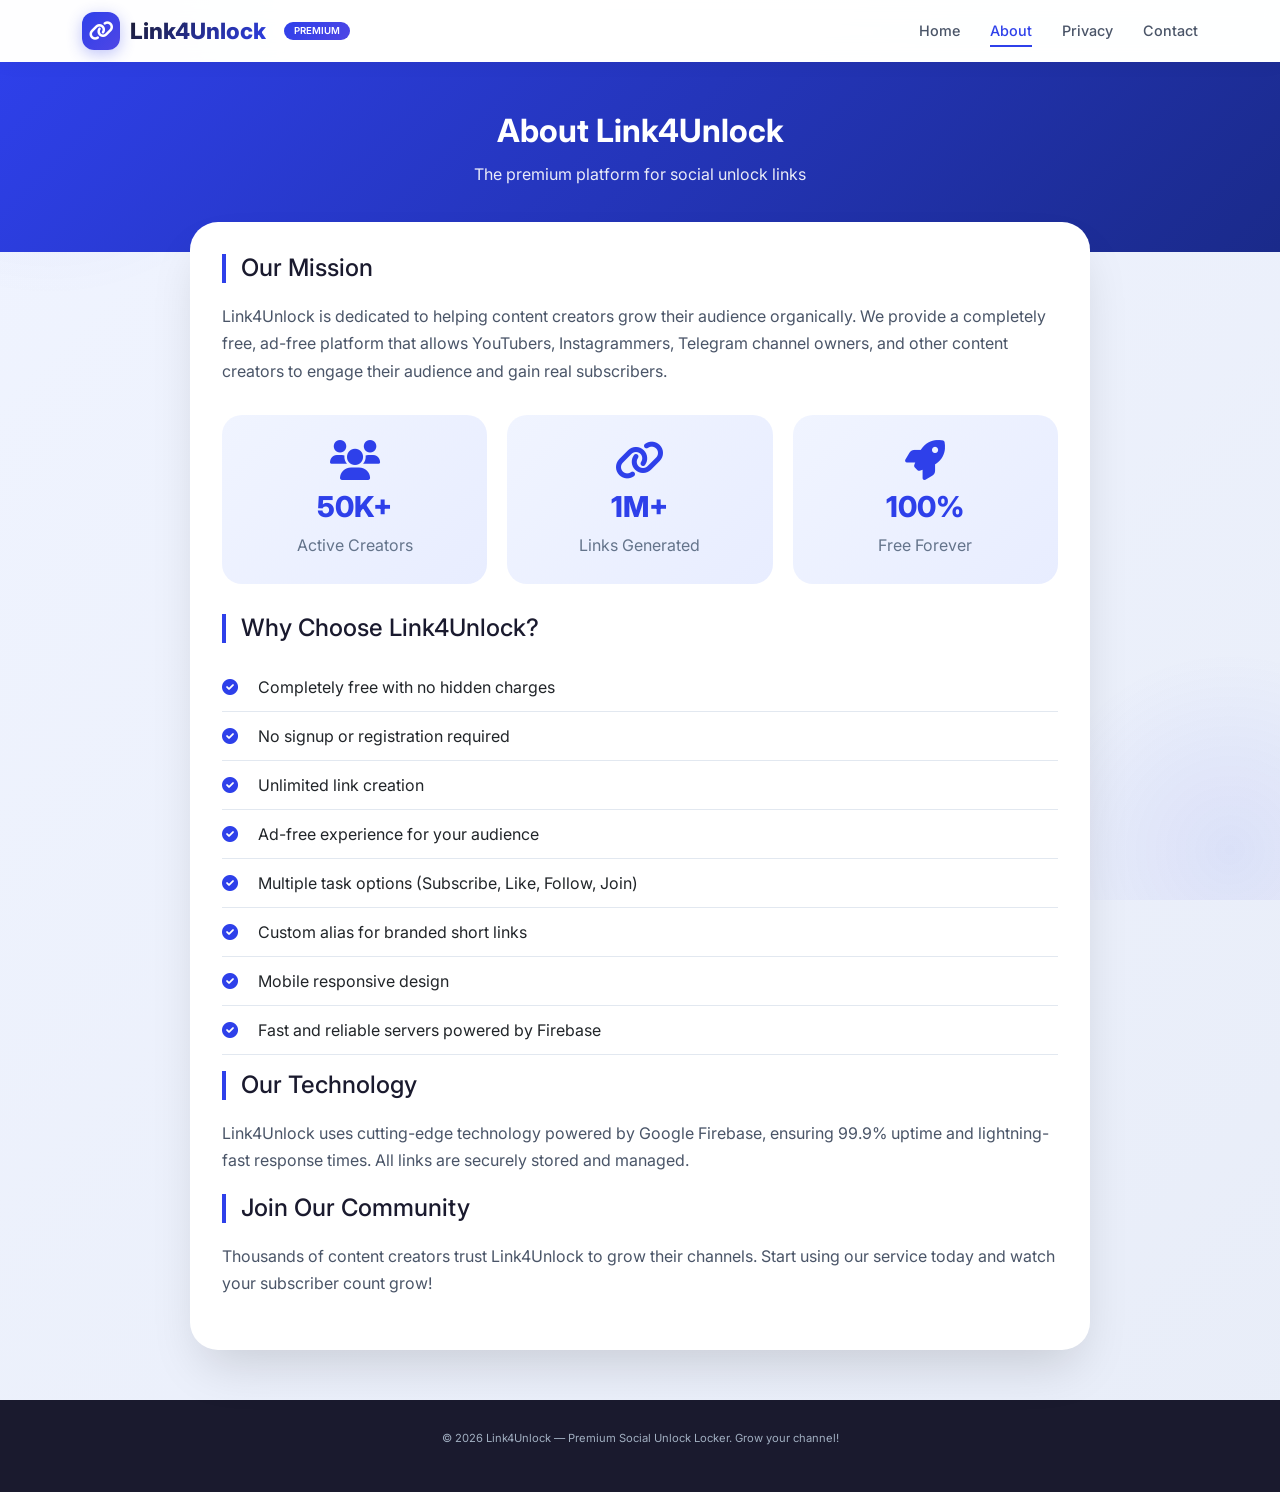
<file: about.html>
<!DOCTYPE html>
<html lang="en">
<head>
    <meta charset="UTF-8">
    <meta name="viewport" content="width=device-width, initial-scale=1.0, maximum-scale=1.0, user-scalable=0">
    <title>About Us | Link4Unlock - Premium Link Locker</title>
    <meta name="description" content="Learn about Link4Unlock - the premium social unlock platform. Grow your subscribers easily.">
    <meta name="keywords" content="about link4unlock, social unlock, subscribe to unlock">
    
    <link rel="icon" type="image/svg+xml" href="data:image/svg+xml,<svg xmlns='http://www.w3.org/2000/svg' viewBox='0 0 100 100'><rect width='100' height='100' rx='20' fill='%232e40ea'/><text x='50' y='72' font-size='55' text-anchor='middle' fill='white' font-weight='bold'>L</text></svg>">
    
    <link href="https://cdn.jsdelivr.net/npm/bootstrap@5.2.3/dist/css/bootstrap.min.css" rel="stylesheet">
    <link rel="stylesheet" href="https://cdnjs.cloudflare.com/ajax/libs/font-awesome/6.0.0-beta3/css/all.min.css">
    <link href="https://fonts.googleapis.com/css2?family=Inter:wght@300;400;500;600;700;800&display=swap" rel="stylesheet">
    
    <style>
        * { margin: 0; padding: 0; box-sizing: border-box; }
        body {
            font-family: 'Inter', sans-serif;
            background: linear-gradient(135deg, #f0f4ff 0%, #e8edf8 100%);
            min-height: 100vh;
        }
        
        /* Animated Background */
        .bg-animation {
            position: fixed;
            top: 0;
            left: 0;
            width: 100%;
            height: 100%;
            z-index: -1;
            overflow: hidden;
        }
        
        .bg-animation .circle {
            position: absolute;
            background: radial-gradient(circle, rgba(46,64,234,0.08) 0%, rgba(46,64,234,0) 70%);
            border-radius: 50%;
            animation: float 20s infinite ease-in-out;
        }
        
        .circle-1 { width: 500px; height: 500px; top: -200px; left: -200px; animation-delay: 0s; }
        .circle-2 { width: 400px; height: 400px; bottom: -150px; right: -150px; animation-delay: 5s; }
        .circle-3 { width: 300px; height: 300px; top: 50%; left: 50%; animation-delay: 10s; }
        
        @keyframes float {
            0%, 100% { transform: translate(0, 0) scale(1); }
            33% { transform: translate(30px, -30px) scale(1.05); }
            66% { transform: translate(-20px, 20px) scale(0.95); }
        }
        
        /* Header */
        .header {
            background: rgba(255,255,255,0.95);
            backdrop-filter: blur(10px);
            padding: 12px 0;
            box-shadow: 0 1px 20px rgba(0,0,0,0.05);
            position: sticky;
            top: 0;
            z-index: 1000;
        }
        
        .logo {
            display: flex;
            align-items: center;
            gap: 10px;
        }
        
        .logo-icon {
            width: 38px;
            height: 38px;
            background: linear-gradient(135deg, #2e40ea, #4f46e5);
            border-radius: 12px;
            display: flex;
            align-items: center;
            justify-content: center;
            box-shadow: 0 4px 15px rgba(46,64,234,0.3);
            animation: pulseGlow 2s infinite;
        }
        
        @keyframes pulseGlow {
            0%, 100% { box-shadow: 0 4px 15px rgba(46,64,234,0.3); }
            50% { box-shadow: 0 4px 25px rgba(46,64,234,0.6); }
        }
        
        .logo-icon i { font-size: 20px; color: white; }
        .logo-text { font-size: 1.4rem; font-weight: 800; background: linear-gradient(135deg, #1a1a2e, #2e40ea); -webkit-background-clip: text; background-clip: text; color: transparent; }
        .logo-badge { background: linear-gradient(135deg, #2e40ea, #4f46e5); color: white; padding: 2px 10px; border-radius: 20px; font-size: 0.6rem; font-weight: 600; margin-left: 8px; }
        
        /* Navbar */
        .nav-toggle {
            display: none;
            flex-direction: column;
            cursor: pointer;
            gap: 5px;
        }
        
        .nav-toggle span {
            width: 25px;
            height: 3px;
            background: #2e40ea;
            border-radius: 3px;
            transition: all 0.3s;
        }
        
        .navbar-links {
            display: flex;
            gap: 30px;
        }
        
        .navbar-links a {
            color: #4a5568;
            text-decoration: none;
            font-size: 0.9rem;
            font-weight: 500;
            transition: all 0.2s;
            position: relative;
        }
        
        .navbar-links a:hover, .navbar-links a.active {
            color: #2e40ea;
        }
        
        .navbar-links a::after {
            content: '';
            position: absolute;
            bottom: -5px;
            left: 0;
            width: 0%;
            height: 2px;
            background: #2e40ea;
            transition: width 0.3s;
        }
        
        .navbar-links a:hover::after, .navbar-links a.active::after {
            width: 100%;
        }
        
        @media (max-width: 768px) {
            .nav-toggle { display: flex; }
            .navbar-links {
                position: fixed;
                top: 70px;
                left: -100%;
                width: 80%;
                height: calc(100vh - 70px);
                background: white;
                flex-direction: column;
                padding: 30px;
                gap: 20px;
                box-shadow: 2px 0 20px rgba(0,0,0,0.1);
                transition: left 0.3s;
                z-index: 999;
            }
            .navbar-links.active {
                left: 0;
            }
            .logo-text { font-size: 1.1rem; }
            .logo-icon { width: 30px; height: 30px; }
        }
        
        /* Hero */
        .hero {
            background: linear-gradient(135deg, #2e40ea 0%, #1a2a8a 100%);
            padding: 50px 0;
            text-align: center;
            color: white;
            position: relative;
            overflow: hidden;
        }
        
        .hero h1 { font-size: 2rem; font-weight: 700; margin-bottom: 12px; position: relative; z-index: 1; }
        .hero p { font-size: 1rem; opacity: 0.9; position: relative; z-index: 1; }
        
        /* Content Card */
        .content-card {
            max-width: 900px;
            margin: -30px auto 50px;
            background: white;
            border-radius: 28px;
            padding: 2rem;
            box-shadow: 0 25px 50px -12px rgba(0,0,0,0.15);
            position: relative;
            z-index: 10;
        }
        
        .content-card h2 {
            color: #1a1a2e;
            font-size: 1.5rem;
            margin-bottom: 20px;
            border-left: 4px solid #2e40ea;
            padding-left: 15px;
        }
        
        .content-card p {
            color: #4a5568;
            line-height: 1.7;
            margin-bottom: 20px;
        }
        
        .stats-grid {
            display: grid;
            grid-template-columns: repeat(auto-fit, minmax(200px, 1fr));
            gap: 20px;
            margin: 30px 0;
        }
        
        .stat-card {
            text-align: center;
            padding: 25px;
            background: linear-gradient(135deg, #f0f4ff, #e8edff);
            border-radius: 20px;
            transition: transform 0.3s;
        }
        
        .stat-card:hover { transform: translateY(-5px); }
        .stat-card i { font-size: 40px; color: #2e40ea; margin-bottom: 10px; }
        .stat-card h3 { font-size: 1.8rem; font-weight: 800; color: #2e40ea; }
        .stat-card p { margin: 0; color: #64748b; }
        
        .feature-list {
            list-style: none;
            padding: 0;
        }
        .feature-list li {
            padding: 12px 0;
            border-bottom: 1px solid #e2e8f0;
            display: flex;
            align-items: center;
            gap: 12px;
        }
        .feature-list li i { color: #2e40ea; width: 24px; }
        
        .footer {
            background: #1a1a2e;
            color: #a0aec0;
            padding: 30px 0;
            text-align: center;
            font-size: 0.7rem;
        }
    </style>
</head>
<body>

    <div class="bg-animation">
        <div class="circle circle-1"></div>
        <div class="circle circle-2"></div>
        <div class="circle circle-3"></div>
    </div>

    <header class="header">
        <div class="container">
            <div class="d-flex justify-content-between align-items-center">
                <div class="logo">
                    <div class="logo-icon"><i class="fas fa-link"></i></div>
                    <span class="logo-text">Link4Unlock</span>
                    <span class="logo-badge">PREMIUM</span>
                </div>
                <div class="nav-toggle" id="navToggle">
                    <span></span><span></span><span></span>
                </div>
                <div class="navbar-links" id="navbarLinks">
                    <a href="index.html">Home</a>
                    <a href="about.html" class="active">About</a>
                    <a href="privacy.html">Privacy</a>
                    <a href="contact.html">Contact</a>
                </div>
            </div>
        </div>
    </header>

    <section class="hero">
        <div class="container">
            <h1>About Link4Unlock</h1>
            <p>The premium platform for social unlock links</p>
        </div>
    </section>

    <div class="container">
        <div class="content-card">
            <h2>Our Mission</h2>
            <p>Link4Unlock is dedicated to helping content creators grow their audience organically. We provide a completely free, ad-free platform that allows YouTubers, Instagrammers, Telegram channel owners, and other content creators to engage their audience and gain real subscribers.</p>
            
            <div class="stats-grid">
                <div class="stat-card">
                    <i class="fas fa-users"></i>
                    <h3>50K+</h3>
                    <p>Active Creators</p>
                </div>
                <div class="stat-card">
                    <i class="fas fa-link"></i>
                    <h3>1M+</h3>
                    <p>Links Generated</p>
                </div>
                <div class="stat-card">
                    <i class="fas fa-rocket"></i>
                    <h3>100%</h3>
                    <p>Free Forever</p>
                </div>
            </div>
            
            <h2>Why Choose Link4Unlock?</h2>
            <ul class="feature-list">
                <li><i class="fas fa-check-circle"></i> Completely free with no hidden charges</li>
                <li><i class="fas fa-check-circle"></i> No signup or registration required</li>
                <li><i class="fas fa-check-circle"></i> Unlimited link creation</li>
                <li><i class="fas fa-check-circle"></i> Ad-free experience for your audience</li>
                <li><i class="fas fa-check-circle"></i> Multiple task options (Subscribe, Like, Follow, Join)</li>
                <li><i class="fas fa-check-circle"></i> Custom alias for branded short links</li>
                <li><i class="fas fa-check-circle"></i> Mobile responsive design</li>
                <li><i class="fas fa-check-circle"></i> Fast and reliable servers powered by Firebase</li>
            </ul>
            
            <h2>Our Technology</h2>
            <p>Link4Unlock uses cutting-edge technology powered by Google Firebase, ensuring 99.9% uptime and lightning-fast response times. All links are securely stored and managed.</p>
            
            <h2>Join Our Community</h2>
            <p>Thousands of content creators trust Link4Unlock to grow their channels. Start using our service today and watch your subscriber count grow!</p>
        </div>
    </div>

    <footer class="footer">
        <div class="container">
            <p>© 2026 Link4Unlock — Premium Social Unlock Locker. Grow your channel!</p>
        </div>
    </footer>

    <script>
        const navToggle = document.getElementById('navToggle');
        const navbarLinks = document.getElementById('navbarLinks');
        navToggle.addEventListener('click', () => {
            navbarLinks.classList.toggle('active');
        });
    </script>
</body>
</html>
</file>
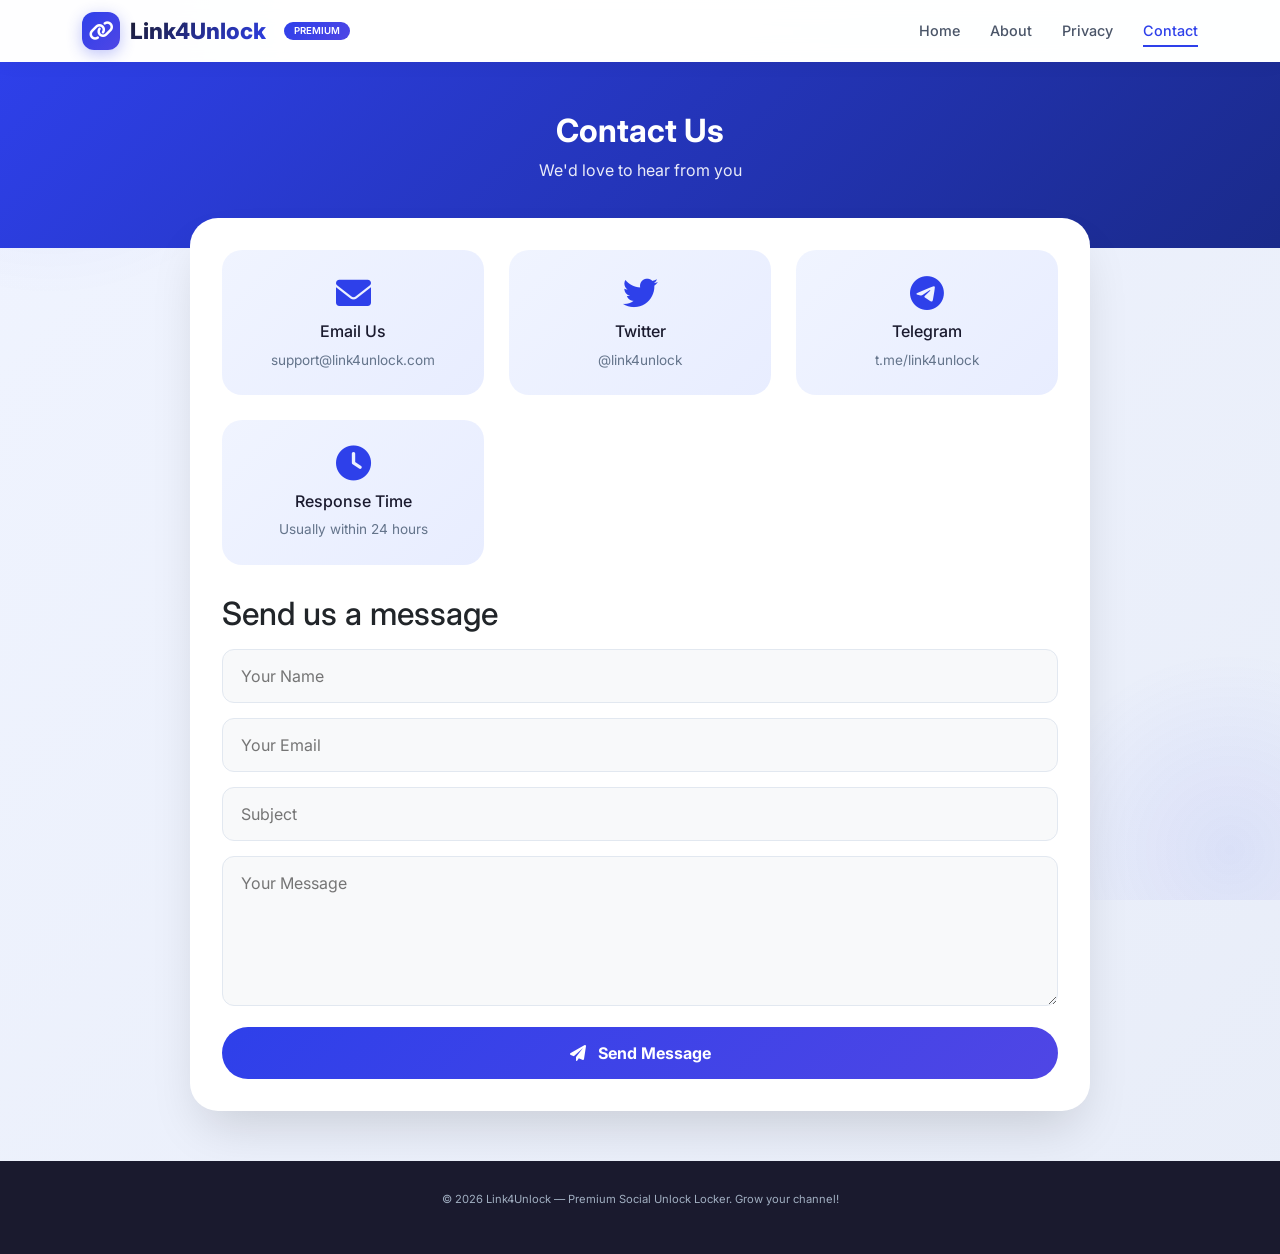
<file: contact.html>
<!DOCTYPE html>
<html lang="en">
<head>
    <meta charset="UTF-8">
    <meta name="viewport" content="width=device-width, initial-scale=1.0, maximum-scale=1.0, user-scalable=0">
    <title>Contact Us | Link4Unlock</title>
    <meta name="description" content="Contact Link4Unlock support. Get help with your social unlock links.">
    
    <link rel="icon" type="image/svg+xml" href="data:image/svg+xml,<svg xmlns='http://www.w3.org/2000/svg' viewBox='0 0 100 100'><rect width='100' height='100' rx='20' fill='%232e40ea'/><text x='50' y='72' font-size='55' text-anchor='middle' fill='white' font-weight='bold'>L</text></svg>">
    
    <link href="https://cdn.jsdelivr.net/npm/bootstrap@5.2.3/dist/css/bootstrap.min.css" rel="stylesheet">
    <link rel="stylesheet" href="https://cdnjs.cloudflare.com/ajax/libs/font-awesome/6.0.0-beta3/css/all.min.css">
    <link href="https://fonts.googleapis.com/css2?family=Inter:wght@300;400;500;600;700;800&display=swap" rel="stylesheet">
    
    <style>
        * { margin: 0; padding: 0; box-sizing: border-box; }
        body {
            font-family: 'Inter', sans-serif;
            background: linear-gradient(135deg, #f0f4ff 0%, #e8edf8 100%);
            min-height: 100vh;
        }
        
        .bg-animation {
            position: fixed;
            top: 0;
            left: 0;
            width: 100%;
            height: 100%;
            z-index: -1;
            overflow: hidden;
        }
        
        .bg-animation .circle {
            position: absolute;
            background: radial-gradient(circle, rgba(46,64,234,0.08) 0%, rgba(46,64,234,0) 70%);
            border-radius: 50%;
            animation: float 20s infinite ease-in-out;
        }
        
        .circle-1 { width: 500px; height: 500px; top: -200px; left: -200px; }
        .circle-2 { width: 400px; height: 400px; bottom: -150px; right: -150px; }
        
        @keyframes float {
            0%, 100% { transform: translate(0, 0) scale(1); }
            50% { transform: translate(20px, -20px) scale(1.05); }
        }
        
        .header {
            background: rgba(255,255,255,0.95);
            backdrop-filter: blur(10px);
            padding: 12px 0;
            box-shadow: 0 1px 20px rgba(0,0,0,0.05);
            position: sticky;
            top: 0;
            z-index: 1000;
        }
        
        .logo {
            display: flex;
            align-items: center;
            gap: 10px;
        }
        
        .logo-icon {
            width: 38px;
            height: 38px;
            background: linear-gradient(135deg, #2e40ea, #4f46e5);
            border-radius: 12px;
            display: flex;
            align-items: center;
            justify-content: center;
            box-shadow: 0 4px 15px rgba(46,64,234,0.3);
            animation: pulseGlow 2s infinite;
        }
        
        @keyframes pulseGlow {
            0%, 100% { box-shadow: 0 4px 15px rgba(46,64,234,0.3); }
            50% { box-shadow: 0 4px 25px rgba(46,64,234,0.6); }
        }
        
        .logo-icon i { font-size: 20px; color: white; }
        .logo-text { font-size: 1.4rem; font-weight: 800; background: linear-gradient(135deg, #1a1a2e, #2e40ea); -webkit-background-clip: text; background-clip: text; color: transparent; }
        .logo-badge { background: linear-gradient(135deg, #2e40ea, #4f46e5); color: white; padding: 2px 10px; border-radius: 20px; font-size: 0.6rem; font-weight: 600; margin-left: 8px; }
        
        .nav-toggle {
            display: none;
            flex-direction: column;
            cursor: pointer;
            gap: 5px;
        }
        
        .nav-toggle span {
            width: 25px;
            height: 3px;
            background: #2e40ea;
            border-radius: 3px;
        }
        
        .navbar-links {
            display: flex;
            gap: 30px;
        }
        
        .navbar-links a {
            color: #4a5568;
            text-decoration: none;
            font-size: 0.9rem;
            font-weight: 500;
            transition: all 0.2s;
            position: relative;
        }
        
        .navbar-links a:hover, .navbar-links a.active {
            color: #2e40ea;
        }
        
        .navbar-links a::after {
            content: '';
            position: absolute;
            bottom: -5px;
            left: 0;
            width: 0%;
            height: 2px;
            background: #2e40ea;
            transition: width 0.3s;
        }
        
        .navbar-links a:hover::after, .navbar-links a.active::after {
            width: 100%;
        }
        
        @media (max-width: 768px) {
            .nav-toggle { display: flex; }
            .navbar-links {
                position: fixed;
                top: 70px;
                left: -100%;
                width: 80%;
                height: calc(100vh - 70px);
                background: white;
                flex-direction: column;
                padding: 30px;
                gap: 20px;
                transition: left 0.3s;
                z-index: 999;
            }
            .navbar-links.active { left: 0; }
            .logo-text { font-size: 1.1rem; }
        }
        
        .hero {
            background: linear-gradient(135deg, #2e40ea 0%, #1a2a8a 100%);
            padding: 50px 0;
            text-align: center;
            color: white;
        }
        
        .hero h1 { font-size: 2rem; font-weight: 700; }
        .hero p { font-size: 1rem; opacity: 0.9; }
        
        .content-card {
            max-width: 900px;
            margin: -30px auto 50px;
            background: white;
            border-radius: 28px;
            padding: 2rem;
            box-shadow: 0 25px 50px -12px rgba(0,0,0,0.15);
        }
        
        .contact-info {
            display: grid;
            grid-template-columns: repeat(auto-fit, minmax(200px, 1fr));
            gap: 25px;
            margin-bottom: 30px;
        }
        
        .contact-card {
            text-align: center;
            padding: 25px;
            background: linear-gradient(135deg, #f0f4ff, #e8edff);
            border-radius: 20px;
            transition: transform 0.3s;
        }
        
        .contact-card:hover { transform: translateY(-5px); }
        .contact-card i { font-size: 35px; color: #2e40ea; margin-bottom: 12px; }
        .contact-card h4 { font-size: 1rem; color: #1a1a2e; margin-bottom: 8px; }
        .contact-card p { color: #64748b; font-size: 0.85rem; margin: 0; }
        
        .contact-form input, .contact-form textarea {
            width: 100%;
            padding: 14px 18px;
            background: #f8f9fa;
            border: 1px solid #e2e8f0;
            border-radius: 12px;
            margin-bottom: 15px;
            font-family: inherit;
            transition: all 0.3s;
        }
        
        .contact-form input:focus, .contact-form textarea:focus {
            outline: none;
            border-color: #2e40ea;
            box-shadow: 0 0 0 3px rgba(46,64,234,0.1);
        }
        
        .submit-btn {
            background: linear-gradient(135deg, #2e40ea, #4f46e5);
            border: none;
            padding: 14px 28px;
            border-radius: 60px;
            font-weight: 700;
            color: white;
            width: 100%;
            transition: all 0.3s;
        }
        
        .submit-btn:hover {
            transform: translateY(-3px);
            box-shadow: 0 10px 30px rgba(46,64,234,0.4);
        }
        
        .footer {
            background: #1a1a2e;
            color: #a0aec0;
            padding: 30px 0;
            text-align: center;
            font-size: 0.7rem;
        }
        
        .alert {
            display: none;
            margin-top: 15px;
        }
    </style>
</head>
<body>

    <div class="bg-animation">
        <div class="circle circle-1"></div>
        <div class="circle circle-2"></div>
    </div>

    <header class="header">
        <div class="container">
            <div class="d-flex justify-content-between align-items-center">
                <div class="logo">
                    <div class="logo-icon"><i class="fas fa-link"></i></div>
                    <span class="logo-text">Link4Unlock</span>
                    <span class="logo-badge">PREMIUM</span>
                </div>
                <div class="nav-toggle" id="navToggle">
                    <span></span><span></span><span></span>
                </div>
                <div class="navbar-links" id="navbarLinks">
                    <a href="index.html">Home</a>
                    <a href="about.html">About</a>
                    <a href="privacy.html">Privacy</a>
                    <a href="contact.html" class="active">Contact</a>
                </div>
            </div>
        </div>
    </header>

    <section class="hero">
        <div class="container">
            <h1>Contact Us</h1>
            <p>We'd love to hear from you</p>
        </div>
    </section>

    <div class="container">
        <div class="content-card">
            <div class="contact-info">
                <div class="contact-card">
                    <i class="fas fa-envelope"></i>
                    <h4>Email Us</h4>
                    <p>support@link4unlock.com</p>
                </div>
                <div class="contact-card">
                    <i class="fab fa-twitter"></i>
                    <h4>Twitter</h4>
                    <p>@link4unlock</p>
                </div>
                <div class="contact-card">
                    <i class="fab fa-telegram"></i>
                    <h4>Telegram</h4>
                    <p>t.me/link4unlock</p>
                </div>
                <div class="contact-card">
                    <i class="fas fa-clock"></i>
                    <h4>Response Time</h4>
                    <p>Usually within 24 hours</p>
                </div>
            </div>
            
            <h2 class="mb-3">Send us a message</h2>
            <form class="contact-form" id="contactForm">
                <input type="text" id="name" placeholder="Your Name" required>
                <input type="email" id="email" placeholder="Your Email" required>
                <input type="text" id="subject" placeholder="Subject" required>
                <textarea id="message" rows="5" placeholder="Your Message" required></textarea>
                <button type="submit" class="submit-btn">
                    <i class="fas fa-paper-plane me-2"></i> Send Message
                </button>
                <div id="alertMsg" class="alert alert-success"></div>
            </form>
        </div>
    </div>

    <footer class="footer">
        <div class="container">
            <p>© 2026 Link4Unlock — Premium Social Unlock Locker. Grow your channel!</p>
        </div>
    </footer>

    <script>
        const navToggle = document.getElementById('navToggle');
        const navbarLinks = document.getElementById('navbarLinks');
        navToggle.addEventListener('click', () => {
            navbarLinks.classList.toggle('active');
        });
        
        document.getElementById('contactForm').addEventListener('submit', (e) => {
            e.preventDefault();
            const alert = document.getElementById('alertMsg');
            alert.style.display = 'block';
            alert.innerHTML = '<i class="fas fa-check-circle me-2"></i> Thank you! We\'ll get back to you soon.';
            alert.style.background = '#d4edda';
            alert.style.color = '#155724';
            alert.style.padding = '12px';
            alert.style.borderRadius = '10px';
            document.getElementById('contactForm').reset();
            setTimeout(() => {
                alert.style.display = 'none';
            }, 5000);
        });
    </script>
</body>
</html>
</file>
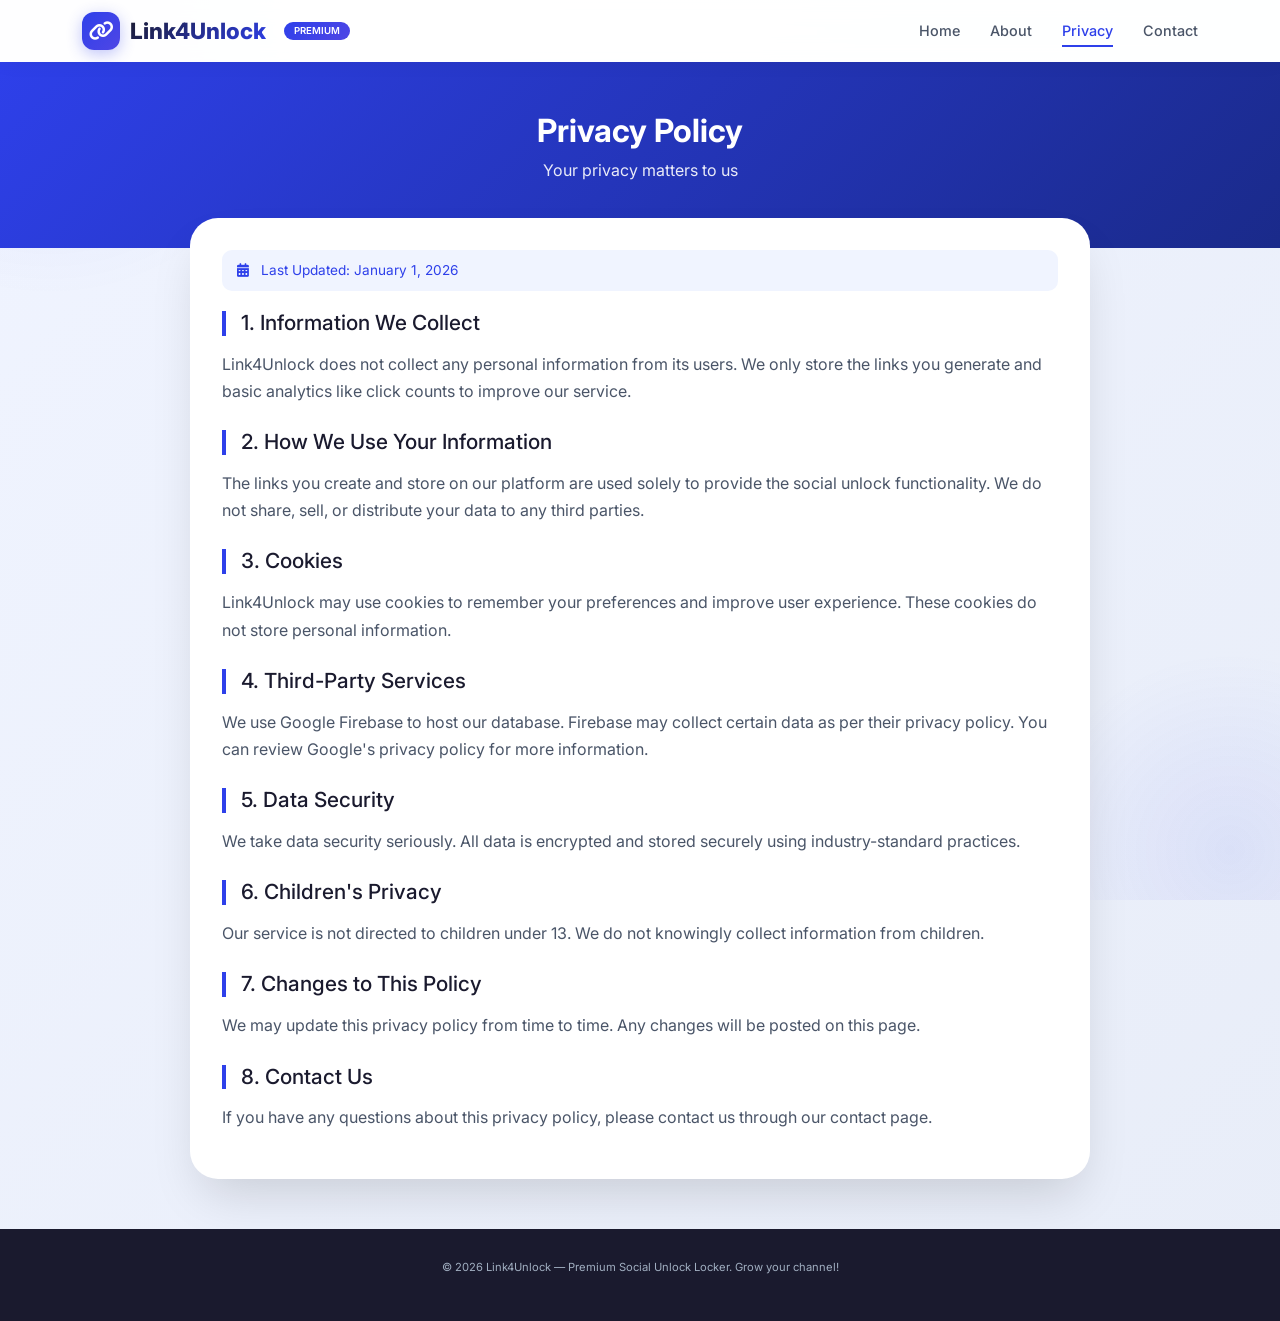
<file: privacy.html>
<!DOCTYPE html>
<html lang="en">
<head>
    <meta charset="UTF-8">
    <meta name="viewport" content="width=device-width, initial-scale=1.0, maximum-scale=1.0, user-scalable=0">
    <title>Privacy Policy | Link4Unlock</title>
    <meta name="description" content="Link4Unlock privacy policy. We respect your privacy and data.">
    
    <link rel="icon" type="image/svg+xml" href="data:image/svg+xml,<svg xmlns='http://www.w3.org/2000/svg' viewBox='0 0 100 100'><rect width='100' height='100' rx='20' fill='%232e40ea'/><text x='50' y='72' font-size='55' text-anchor='middle' fill='white' font-weight='bold'>L</text></svg>">
    
    <link href="https://cdn.jsdelivr.net/npm/bootstrap@5.2.3/dist/css/bootstrap.min.css" rel="stylesheet">
    <link rel="stylesheet" href="https://cdnjs.cloudflare.com/ajax/libs/font-awesome/6.0.0-beta3/css/all.min.css">
    <link href="https://fonts.googleapis.com/css2?family=Inter:wght@300;400;500;600;700;800&display=swap" rel="stylesheet">
    
    <style>
        * { margin: 0; padding: 0; box-sizing: border-box; }
        body {
            font-family: 'Inter', sans-serif;
            background: linear-gradient(135deg, #f0f4ff 0%, #e8edf8 100%);
            min-height: 100vh;
        }
        
        .bg-animation {
            position: fixed;
            top: 0;
            left: 0;
            width: 100%;
            height: 100%;
            z-index: -1;
            overflow: hidden;
        }
        
        .bg-animation .circle {
            position: absolute;
            background: radial-gradient(circle, rgba(46,64,234,0.08) 0%, rgba(46,64,234,0) 70%);
            border-radius: 50%;
            animation: float 20s infinite ease-in-out;
        }
        
        .circle-1 { width: 500px; height: 500px; top: -200px; left: -200px; }
        .circle-2 { width: 400px; height: 400px; bottom: -150px; right: -150px; animation-delay: 5s; }
        
        @keyframes float {
            0%, 100% { transform: translate(0, 0) scale(1); }
            50% { transform: translate(20px, -20px) scale(1.05); }
        }
        
        .header {
            background: rgba(255,255,255,0.95);
            backdrop-filter: blur(10px);
            padding: 12px 0;
            box-shadow: 0 1px 20px rgba(0,0,0,0.05);
            position: sticky;
            top: 0;
            z-index: 1000;
        }
        
        .logo {
            display: flex;
            align-items: center;
            gap: 10px;
        }
        
        .logo-icon {
            width: 38px;
            height: 38px;
            background: linear-gradient(135deg, #2e40ea, #4f46e5);
            border-radius: 12px;
            display: flex;
            align-items: center;
            justify-content: center;
            box-shadow: 0 4px 15px rgba(46,64,234,0.3);
            animation: pulseGlow 2s infinite;
        }
        
        @keyframes pulseGlow {
            0%, 100% { box-shadow: 0 4px 15px rgba(46,64,234,0.3); }
            50% { box-shadow: 0 4px 25px rgba(46,64,234,0.6); }
        }
        
        .logo-icon i { font-size: 20px; color: white; }
        .logo-text { font-size: 1.4rem; font-weight: 800; background: linear-gradient(135deg, #1a1a2e, #2e40ea); -webkit-background-clip: text; background-clip: text; color: transparent; }
        .logo-badge { background: linear-gradient(135deg, #2e40ea, #4f46e5); color: white; padding: 2px 10px; border-radius: 20px; font-size: 0.6rem; font-weight: 600; margin-left: 8px; }
        
        .nav-toggle {
            display: none;
            flex-direction: column;
            cursor: pointer;
            gap: 5px;
        }
        
        .nav-toggle span {
            width: 25px;
            height: 3px;
            background: #2e40ea;
            border-radius: 3px;
        }
        
        .navbar-links {
            display: flex;
            gap: 30px;
        }
        
        .navbar-links a {
            color: #4a5568;
            text-decoration: none;
            font-size: 0.9rem;
            font-weight: 500;
            transition: all 0.2s;
            position: relative;
        }
        
        .navbar-links a:hover, .navbar-links a.active {
            color: #2e40ea;
        }
        
        .navbar-links a::after {
            content: '';
            position: absolute;
            bottom: -5px;
            left: 0;
            width: 0%;
            height: 2px;
            background: #2e40ea;
            transition: width 0.3s;
        }
        
        .navbar-links a:hover::after, .navbar-links a.active::after {
            width: 100%;
        }
        
        @media (max-width: 768px) {
            .nav-toggle { display: flex; }
            .navbar-links {
                position: fixed;
                top: 70px;
                left: -100%;
                width: 80%;
                height: calc(100vh - 70px);
                background: white;
                flex-direction: column;
                padding: 30px;
                gap: 20px;
                transition: left 0.3s;
                z-index: 999;
            }
            .navbar-links.active { left: 0; }
            .logo-text { font-size: 1.1rem; }
        }
        
        .hero {
            background: linear-gradient(135deg, #2e40ea 0%, #1a2a8a 100%);
            padding: 50px 0;
            text-align: center;
            color: white;
        }
        
        .hero h1 { font-size: 2rem; font-weight: 700; }
        .hero p { font-size: 1rem; opacity: 0.9; }
        
        .content-card {
            max-width: 900px;
            margin: -30px auto 50px;
            background: white;
            border-radius: 28px;
            padding: 2rem;
            box-shadow: 0 25px 50px -12px rgba(0,0,0,0.15);
        }
        
        .content-card h2 {
            color: #1a1a2e;
            font-size: 1.3rem;
            margin: 25px 0 15px;
            border-left: 4px solid #2e40ea;
            padding-left: 15px;
        }
        
        .content-card h2:first-of-type { margin-top: 0; }
        .content-card p {
            color: #4a5568;
            line-height: 1.7;
            margin-bottom: 15px;
        }
        
        .last-updated {
            background: #f0f4ff;
            padding: 10px 15px;
            border-radius: 10px;
            font-size: 0.85rem;
            color: #2e40ea;
            margin-bottom: 20px;
        }
        
        .footer {
            background: #1a1a2e;
            color: #a0aec0;
            padding: 30px 0;
            text-align: center;
            font-size: 0.7rem;
        }
    </style>
</head>
<body>

    <div class="bg-animation">
        <div class="circle circle-1"></div>
        <div class="circle circle-2"></div>
    </div>

    <header class="header">
        <div class="container">
            <div class="d-flex justify-content-between align-items-center">
                <div class="logo">
                    <div class="logo-icon"><i class="fas fa-link"></i></div>
                    <span class="logo-text">Link4Unlock</span>
                    <span class="logo-badge">PREMIUM</span>
                </div>
                <div class="nav-toggle" id="navToggle">
                    <span></span><span></span><span></span>
                </div>
                <div class="navbar-links" id="navbarLinks">
                    <a href="index.html">Home</a>
                    <a href="about.html">About</a>
                    <a href="privacy.html" class="active">Privacy</a>
                    <a href="contact.html">Contact</a>
                </div>
            </div>
        </div>
    </header>

    <section class="hero">
        <div class="container">
            <h1>Privacy Policy</h1>
            <p>Your privacy matters to us</p>
        </div>
    </section>

    <div class="container">
        <div class="content-card">
            <div class="last-updated">
                <i class="fas fa-calendar-alt me-2"></i> Last Updated: January 1, 2026
            </div>
            
            <h2>1. Information We Collect</h2>
            <p>Link4Unlock does not collect any personal information from its users. We only store the links you generate and basic analytics like click counts to improve our service.</p>
            
            <h2>2. How We Use Your Information</h2>
            <p>The links you create and store on our platform are used solely to provide the social unlock functionality. We do not share, sell, or distribute your data to any third parties.</p>
            
            <h2>3. Cookies</h2>
            <p>Link4Unlock may use cookies to remember your preferences and improve user experience. These cookies do not store personal information.</p>
            
            <h2>4. Third-Party Services</h2>
            <p>We use Google Firebase to host our database. Firebase may collect certain data as per their privacy policy. You can review Google's privacy policy for more information.</p>
            
            <h2>5. Data Security</h2>
            <p>We take data security seriously. All data is encrypted and stored securely using industry-standard practices.</p>
            
            <h2>6. Children's Privacy</h2>
            <p>Our service is not directed to children under 13. We do not knowingly collect information from children.</p>
            
            <h2>7. Changes to This Policy</h2>
            <p>We may update this privacy policy from time to time. Any changes will be posted on this page.</p>
            
            <h2>8. Contact Us</h2>
            <p>If you have any questions about this privacy policy, please contact us through our contact page.</p>
        </div>
    </div>

    <footer class="footer">
        <div class="container">
            <p>© 2026 Link4Unlock — Premium Social Unlock Locker. Grow your channel!</p>
        </div>
    </footer>

    <script>
        const navToggle = document.getElementById('navToggle');
        const navbarLinks = document.getElementById('navbarLinks');
        navToggle.addEventListener('click', () => {
            navbarLinks.classList.toggle('active');
        });
    </script>
</body>
</html>
</file>
